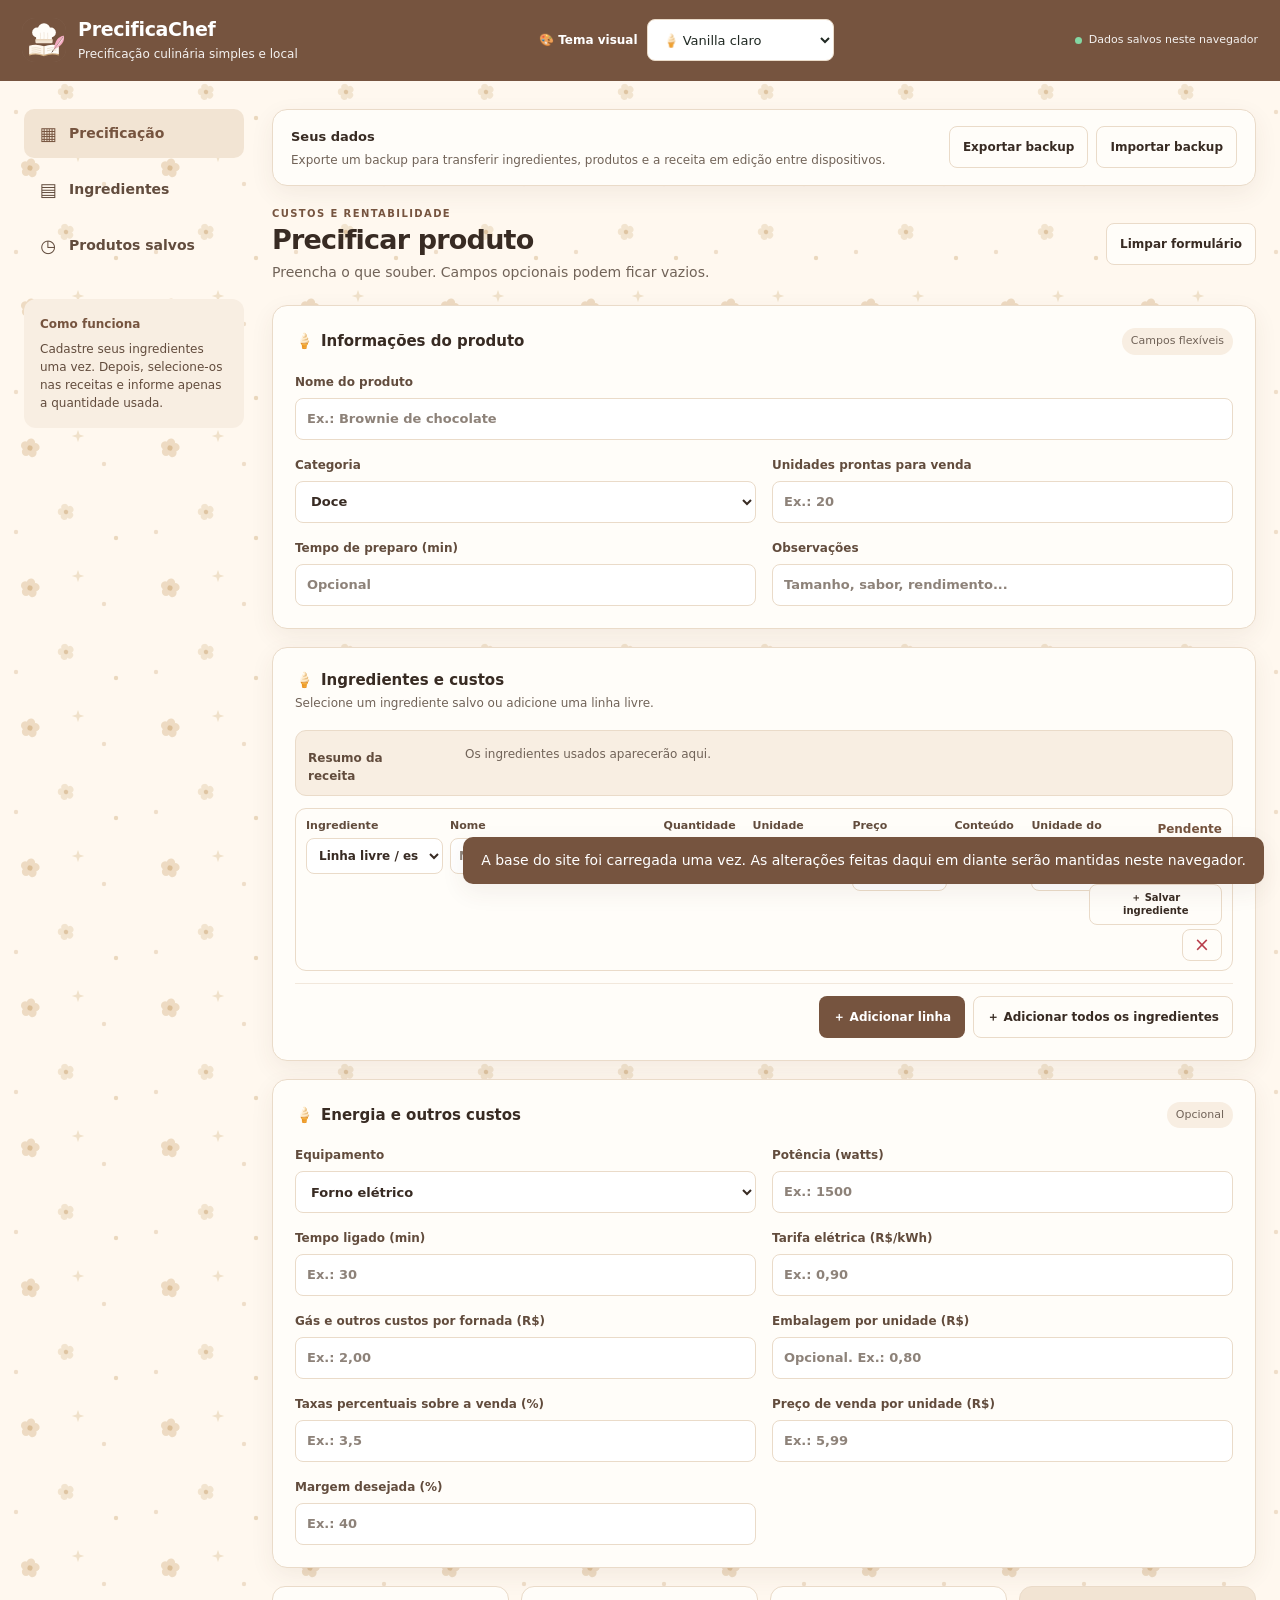
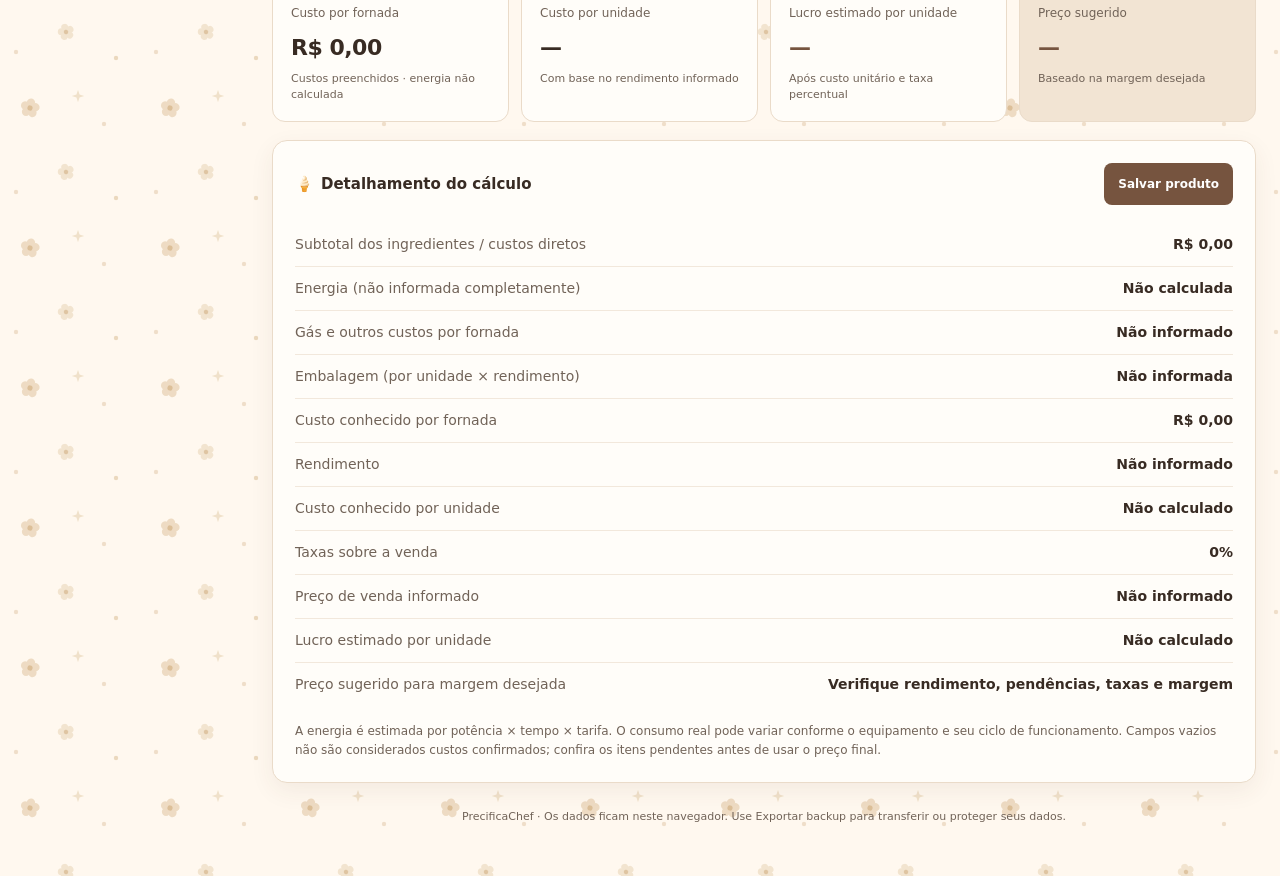
<file: index.html>
<!doctype html>
<html lang="pt-BR" data-type="software" data-radius="round" data-buttons="solid" data-motion="subtle">
<head>
  <meta charset="utf-8">
  <meta name="viewport" content="width=device-width, initial-scale=1">
  <meta name="theme-color" content="#76543f">
  <meta name="page-type" content="software">
  <meta name="site-kind" content="software">
  <meta name="description" content="Precifique receitas, organize ingredientes e acompanhe custos diretamente no navegador.">
  <title>PrecificaChef — Precificação culinária</title>
  <link rel="icon" type="image/svg+xml" href="icons/icon.svg">
  <link rel="icon" type="image/png" sizes="32x32" href="icons/png/favicon-32.png">
  <link rel="icon" type="image/png" sizes="16x16" href="icons/png/favicon-16.png">
  <link rel="apple-touch-icon" href="icons/png/apple-touch-icon-180.png">
  <link rel="manifest" href="manifest.webmanifest">
  <link rel="stylesheet" href="styles.css">
</head>
<body data-theme="vanilla">
  <header class="topbar">
    <div class="brand">
      <div class="brand-icon"><img src="icons/icon.svg" alt="" width="44" height="44"></div>
      <div>
        <h1>PrecificaChef</h1>
        <p>Precificação culinária simples e local</p>
      </div>
    </div>
  
    <div class="theme-picker">
      <label for="theme-select">🎨 Tema visual</label>
      <select id="theme-select" aria-label="Escolher tema visual">
        <option value="vanilla">🍦 Vanilla claro</option>
        <option value="vanilla-dark">🌙 Vanilla escuro</option>
        <option value="rosa">🍓 Rosa confeiteira</option>
        <option value="laranja">🍊 Laranja confeiteira</option>
        <option value="roxo">🧁 Roxo confeiteira</option>
      </select>
    </div>
  
    <span class="local-badge">
      <span></span> Dados salvos neste navegador
    </span>
</header>

  <main class="shell">
    <aside class="sidebar">
      <button class="nav active" data-tab="precificacao" aria-current="page"><span>▦</span> Precificação</button>
      <button class="nav" data-tab="ingredientes"><span>▤</span> Ingredientes</button>
      <button class="nav" data-tab="produtos"><span>◷</span> Produtos salvos</button>
      <div class="sidebar-note"><strong>Como funciona</strong><p>Cadastre seus ingredientes uma vez. Depois, selecione-os nas receitas e informe apenas a quantidade usada.</p></div>
    </aside>

    <section class="content">
      <div class="data-tools card">
        <div><strong>Seus dados</strong><p class="muted small">Exporte um backup para transferir ingredientes, produtos e a receita em edição entre dispositivos.</p></div>
        <div class="data-tools-actions"><button class="btn btn-light" id="exportar-dados" type="button">Exportar backup</button><button class="btn btn-light" id="importar-dados" type="button">Importar backup</button><input id="arquivo-backup" type="file" accept=".json,application/json" class="hidden"></div>
      </div>
      <section class="tab-panel" id="tab-precificacao">
        <div class="page-heading"><div><p class="eyebrow">CUSTOS E RENTABILIDADE</p><h2>Precificar produto</h2><p class="muted">Preencha o que souber. Campos opcionais podem ficar vazios.</p></div><button class="btn btn-light" id="limpar-receita">Limpar formulário</button></div>
        <div class="card">
          <div class="section-heading"><h3>Informações do produto</h3><span class="optional">Campos flexíveis</span></div>
          <div class="form-grid">
            <label class="wide">Nome do produto<input id="produto-nome" placeholder="Ex.: Brownie de chocolate"></label>
            <label>Categoria<select id="produto-categoria"><option>Doce</option><option>Salgado</option><option>Pães</option><option>Outro</option></select></label>
            <label>Unidades prontas para venda<input id="rendimento" type="number" min="0" step="1" placeholder="Ex.: 20"></label>
            <label>Tempo de preparo (min)<input id="tempo-preparo" type="number" min="0" step="1" placeholder="Opcional"></label>
            <label>Observações<input id="produto-observacoes" placeholder="Tamanho, sabor, rendimento..."></label>
          </div>
        </div>

        <div class="card">
          <div class="section-heading"><div><h3>Ingredientes e custos</h3><p class="muted small">Selecione um ingrediente salvo ou adicione uma linha livre.</p></div></div>
          <div class="recipe-summary">
            <strong class="recipe-summary-title">Resumo da receita</strong>
            <ul id="resumo-receita" class="recipe-summary-list" aria-label="Ingredientes utilizados" aria-live="polite">
              <li class="recipe-summary-empty">Os ingredientes usados aparecerão aqui.</li>
            </ul>
          </div>
          <div id="linhas-ingredientes" class="ingredient-lines"></div>
          <div class="empty-state" id="linhas-vazias">Nenhum ingrediente adicionado. Clique em “Adicionar linha”.</div>
          <div class="line-actions">
            <button class="btn btn-primary" id="adicionar-linha" type="button">＋ Adicionar linha</button>
            <button class="btn btn-light" id="salvar-todos-ingredientes" type="button">＋ Adicionar todos os ingredientes</button>
          </div>
        </div>

        <div class="card">
          <div class="section-heading"><h3>Energia e outros custos</h3><span class="optional">Opcional</span></div>
          <div class="form-grid">
            <label>Equipamento<select id="equipamento"><option value="Forno elétrico">Forno elétrico</option><option value="Fogão elétrico">Fogão elétrico</option><option value="Batedeira">Batedeira</option><option value="Outro">Outro</option></select></label>
            <label>Potência (watts)<input id="potencia" type="number" min="0" step="1" placeholder="Ex.: 1500"></label>
            <label>Tempo ligado (min)<input id="tempo-equipamento" type="number" min="0" step="1" placeholder="Ex.: 30"></label>
            <label>Tarifa elétrica (R$/kWh)<input id="tarifa" inputmode="decimal" placeholder="Ex.: 0,90"></label>
            <label>Gás e outros custos por fornada (R$)<input id="outros-custos" inputmode="decimal" placeholder="Ex.: 2,00"></label>
            <label>Embalagem por unidade (R$)<input id="embalagem" inputmode="decimal" placeholder="Opcional. Ex.: 0,80"></label>
            <label>Taxas percentuais sobre a venda (%)<input id="taxas" type="number" min="0" max="100" step="0.1" placeholder="Ex.: 3,5"></label>
            <label>Preço de venda por unidade (R$)<input id="preco-venda" inputmode="decimal" placeholder="Ex.: 5,99"></label>
            <label>Margem desejada (%)<input id="margem-desejada" type="number" min="0" max="99.9" step="0.1" placeholder="Ex.: 40"></label>
          </div>
        </div>

        <div class="results-grid">
          <div class="result-card"><p>Custo por fornada</p><strong id="res-total">R$ 0,00</strong><small id="res-total-note">Informe os custos para calcular</small></div>
          <div class="result-card"><p>Custo por unidade</p><strong id="res-unidade">—</strong><small id="res-unidade-note">Com base no rendimento informado</small></div>
          <div class="result-card"><p>Lucro estimado por unidade</p><strong id="res-lucro">—</strong><small>Após custo unitário e taxa percentual</small></div>
          <div class="result-card result-highlight"><p>Preço sugerido</p><strong id="res-sugerido">—</strong><small>Baseado na margem desejada</small></div>
        </div>
        <div class="card result-details">
          <div class="section-heading"><h3>Detalhamento do cálculo</h3><button class="btn btn-primary" id="salvar-produto">Salvar produto</button></div>
          <div id="detalhamento" class="breakdown"><p class="muted">Os custos detalhados aparecerão aqui.</p></div>
          <p class="footnote">A energia é estimada por potência × tempo × tarifa. O consumo real pode variar conforme o equipamento e seu ciclo de funcionamento. Campos vazios não são considerados custos confirmados; confira os itens pendentes antes de usar o preço final.</p>
        </div>
      </section>

      <section class="tab-panel hidden" id="tab-ingredientes">
        <div class="page-heading"><div><p class="eyebrow">BIBLIOTECA DE CUSTOS</p><h2>Ingredientes cadastrados</h2><p class="muted">Cadastre o preço e o conteúdo da embalagem uma vez para reutilizar em várias receitas.</p></div></div>
        <div class="card">
          <h3 id="form-ingrediente-titulo">Adicionar ingrediente</h3>
          <form id="form-ingrediente">
            <input id="ingrediente-id" type="hidden">
            <div class="form-grid">
              <label>Nome do ingrediente<input id="ingrediente-nome" required placeholder="Ex.: Chocolate meio amargo"></label>
              <label>Marca / tipo (opcional)<input id="ingrediente-marca" placeholder="Ex.: 50% cacau"></label>
              <label>Preço da embalagem (R$)<input id="ingrediente-preco" required inputmode="decimal" placeholder="Ex.: 39,90"></label>
              <label>Conteúdo da embalagem<input id="ingrediente-conteudo" required type="number" min="0.001" step="any" placeholder="Ex.: 1000"></label>
              <label>Unidade de conteúdo<select id="ingrediente-unidade"><option value="g">Gramas (g)</option><option value="ml">Mililitros (ml)</option><option value="un">Unidades (un.)</option></select></label>
              <label>Observações (opcional)<input id="ingrediente-notas" placeholder="Ex.: comprar em promoção"></label>
            </div>
            <div class="form-actions"><button class="btn btn-primary" type="submit">Salvar ingrediente</button><button class="btn btn-light hidden" type="button" id="cancelar-edicao">Cancelar edição</button></div>
          </form>
        </div>
        <div class="card">
          <div class="section-heading"><h3>Minha biblioteca</h3><input id="buscar-ingrediente" class="search" placeholder="Pesquisar ingrediente..."></div>
          <div id="lista-ingredientes" class="saved-list"></div>
          <div id="ingredientes-vazios" class="empty-state">Nenhum ingrediente cadastrado ainda.</div>
        </div>
      </section>

      <section class="tab-panel hidden" id="tab-produtos">
        <div class="page-heading"><div><p class="eyebrow">HISTÓRICO</p><h2>Produtos salvos</h2><p class="muted">Receitas salvas neste navegador, com o custo calculado no momento em que foram salvas.</p></div></div>
        <div class="card"><div id="lista-produtos" class="saved-list"></div><div id="produtos-vazios" class="empty-state">Você ainda não salvou nenhum produto.</div></div>
      </section>
      <footer>PrecificaChef · Os dados ficam neste navegador. Use Exportar backup para transferir ou proteger seus dados.</footer>
    </section>
  </main>
  <dialog id="dialogo-conflito" class="dialog" aria-labelledby="dlg-titulo" aria-describedby="dlg-texto">
    <form method="dialog" class="dialog-body" id="dlg-form">
      <h3 id="dlg-titulo">Ingrediente já cadastrado</h3>
      <p id="dlg-texto" class="muted"></p>
      <label class="dialog-check hidden" id="dlg-todos-label"><input type="checkbox" id="dlg-todos"> Fazer o mesmo para os próximos repetidos</label>
      <div class="dialog-actions">
        <button class="btn btn-primary" type="button" data-choice="replace" id="dlg-substituir">Substituir</button>
        <button class="btn btn-light" type="button" data-choice="add" id="dlg-adicionar">Adicionar como novo</button>
        <button class="btn btn-light" type="button" data-choice="skip" id="dlg-ignorar">Ignorar</button>
      </div>
    </form>
  </dialog>
  <div id="toast" role="status" class="toast hidden"></div>
  <script src="initial-data.js"></script>
  <script src="app.js"></script>
</body>
</html>
</file>
<file: styles.css>
/* =========================================================
   PRECIFICACHEF
   Estilos base, responsividade, acessibilidade e temas
   ========================================================= */

/* 1. Variáveis padrão */

:root {
  color-scheme: light;

  --green: #24382f;
  --green-2: #315344;
  --green-hover: #1b2b23;
  --brand-text: #24382f;
  --accent: #d8e7dd;

  --bg: #f4f6f3;
  --surface: #ffffff;
  --surface-soft: #f0f4f0;
  --field: #ffffff;

  --text: #202923;
  --muted: #6d786f;
  --label: #4d5a50;

  --line: #e1e7e1;
  --line-soft: #edf0ed;
  --danger: #a13f36;

  --shadow: 0 6px 24px rgba(29, 48, 36, 0.05);
  --pattern: transparent;

  --radius-sm: 8px;
  --radius-md: 11px;
  --radius-lg: 15px;

  --control-height: 42px;
  --content-max: 1440px;
}

/* 2. Temas */

body[data-theme="vanilla"] {
  --green: #76543f;
  --green-2: #947158;
  --green-hover: #624634;
  --brand-text: #76543f;
  --accent: #f2e4d3;

  --bg: #fff8ef;
  --surface: #fffdf9;
  --surface-soft: #f8eee2;
  --field: #ffffff;

  --text: #382b23;
  --muted: #716358;
  --label: #624c3d;

  --line: #eadbc9;
  --line-soft: #f2e8dc;
  --danger: #b83d4b;

  --shadow: 0 8px 24px rgba(91, 63, 42, 0.07);
  --pattern: rgba(164, 119, 79, 0.12);

  color-scheme: light;
  --bg-pattern: url("data:image/svg+xml,%3Csvg xmlns='http://www.w3.org/2000/svg' width='140' height='140' viewBox='0 0 140 140'%3E%3Cg opacity='0.9'%3E%3Cg transform='translate(30 28) rotate(10) scale(1)'%3E%3Ccircle cx='0' cy='-5.5' r='4.2' fill='%23ecd9bf' transform='rotate(0)'/%3E%3Ccircle cx='0' cy='-5.5' r='4.2' fill='%23ecd9bf' transform='rotate(72)'/%3E%3Ccircle cx='0' cy='-5.5' r='4.2' fill='%23ecd9bf' transform='rotate(144)'/%3E%3Ccircle cx='0' cy='-5.5' r='4.2' fill='%23ecd9bf' transform='rotate(216)'/%3E%3Ccircle cx='0' cy='-5.5' r='4.2' fill='%23ecd9bf' transform='rotate(288)'/%3E%3Ccircle r='2.6' fill='%23d9b98f'/%3E%3C/g%3E%3Cg transform='translate(104 44) rotate(0) scale(1)'%3E%3Ccircle r='2.2' fill='%23eedcc6'/%3E%3C/g%3E%3Cg transform='translate(66 92) rotate(-15) scale(0.85)'%3E%3Ccircle cx='0' cy='-5.5' r='4.2' fill='%23f1e2cc' transform='rotate(0)'/%3E%3Ccircle cx='0' cy='-5.5' r='4.2' fill='%23f1e2cc' transform='rotate(72)'/%3E%3Ccircle cx='0' cy='-5.5' r='4.2' fill='%23f1e2cc' transform='rotate(144)'/%3E%3Ccircle cx='0' cy='-5.5' r='4.2' fill='%23f1e2cc' transform='rotate(216)'/%3E%3Ccircle cx='0' cy='-5.5' r='4.2' fill='%23f1e2cc' transform='rotate(288)'/%3E%3Ccircle r='2.6' fill='%23dcc09a'/%3E%3C/g%3E%3Cg transform='translate(116 118) rotate(0) scale(1)'%3E%3Ccircle r='2.2' fill='%23e9d5b8'/%3E%3C/g%3E%3Cg transform='translate(16 112) rotate(0) scale(1)'%3E%3Ccircle r='2.2' fill='%23eedcc6'/%3E%3C/g%3E%3Cg transform='translate(78 16) rotate(0) scale(0.7)'%3E%3Cpath d='M0 -9 L2.2 -2.2 L9 0 L2.2 2.2 L0 9 L-2.2 2.2 L-9 0 L-2.2 -2.2Z' fill='%23efdfc7'/%3E%3C/g%3E%3C/g%3E%3C/svg%3E");
}

body[data-theme="vanilla-dark"] {
  --green: #6d5747;
  --green-2: #a68a72;
  --green-hover: #5e4b3d;
  --brand-text: #b09782;
  --accent: #392d26;

  --bg: #191512;
  --surface: #241d19;
  --surface-soft: #302720;
  --field: #2d2520;

  --text: #f4e9df;
  --muted: #c1aea0;
  --label: #e1d0c2;

  --line: #493a30;
  --line-soft: #3b3028;
  --danger: #ff9b9b;

  --shadow: 0 8px 26px rgba(0, 0, 0, 0.22);
  --pattern: rgba(227, 190, 157, 0.055);

  color-scheme: dark;
  --bg-pattern: url("data:image/svg+xml,%3Csvg xmlns='http://www.w3.org/2000/svg' width='140' height='140' viewBox='0 0 140 140'%3E%3Cg opacity='1'%3E%3Cg transform='translate(28 30) rotate(0) scale(0.8)'%3E%3Cpath d='M0 -9 L2.2 -2.2 L9 0 L2.2 2.2 L0 9 L-2.2 2.2 L-9 0 L-2.2 -2.2Z' fill='%234a3b30'/%3E%3C/g%3E%3Cg transform='translate(100 24) rotate(0) scale(1)'%3E%3Ccircle r='2.2' fill='%233f332a'/%3E%3C/g%3E%3Cg transform='translate(70 84) rotate(0) scale(0.6)'%3E%3Cpath d='M0 -9 L2.2 -2.2 L9 0 L2.2 2.2 L0 9 L-2.2 2.2 L-9 0 L-2.2 -2.2Z' fill='%2343362c'/%3E%3C/g%3E%3Cg transform='translate(120 110) rotate(0) scale(1)'%3E%3Ccircle r='2.2' fill='%233f332a'/%3E%3C/g%3E%3Cg transform='translate(14 104) rotate(0) scale(1)'%3E%3Ccircle r='2.2' fill='%2343362c'/%3E%3C/g%3E%3Cg transform='translate(104 70) rotate(0) scale(1)'%3E%3Ccircle r='2.2' fill='%233a2f27'/%3E%3C/g%3E%3C/g%3E%3C/svg%3E");
}

body[data-theme="rosa"] {
  --green: #b84574;
  --green-2: #d56891;
  --green-hover: #9e3b64;
  --brand-text: #ab406c;
  --accent: #fbe0eb;

  --bg: #fff4f8;
  --surface: #fffafd;
  --surface-soft: #fceaf1;
  --field: #ffffff;

  --text: #552b3e;
  --muted: #805c6c;
  --label: #713b52;

  --line: #f1ccdc;
  --line-soft: #f8e5ed;
  --danger: #bd3453;

  --shadow: 0 8px 24px rgba(190, 78, 126, 0.09);
  --pattern: rgba(219, 105, 153, 0.19);

  color-scheme: light;
  --bg-pattern: url("data:image/svg+xml,%3Csvg xmlns='http://www.w3.org/2000/svg' width='140' height='140' viewBox='0 0 140 140'%3E%3Cg opacity='0.62'%3E%3Cg transform='translate(28 26) rotate(-12) scale(1)'%3E%3Cpath d='M0 12 C-14 4 -12 -10 0 -9 C12 -10 14 4 0 12Z' fill='%23f48fb1'/%3E%3Cpath d='M-7 -9 L0 -15 L7 -9 L0 -6Z' fill='%238fc79a'/%3E%3Ccircle cx='-4' cy='-2' r='1.2' fill='%23fff'/%3E%3Ccircle cx='3' cy='-3' r='1.2' fill='%23fff'/%3E%3Ccircle cx='0' cy='3' r='1.2' fill='%23fff'/%3E%3Ccircle cx='-5' cy='4' r='1.2' fill='%23fff'/%3E%3Ccircle cx='5' cy='3' r='1.2' fill='%23fff'/%3E%3C/g%3E%3Cg transform='translate(100 36) rotate(8) scale(0.9)'%3E%3Cpath d='M0 0 C-12 -9 -17 -2 -14 7 C-10 4 -4 3 0 0Z' fill='%23f7a8c4'/%3E%3Cpath d='M0 0 C12 -9 17 -2 14 7 C10 4 4 3 0 0Z' fill='%23f7a8c4'/%3E%3Cpath d='M-2 2 L-8 13 L-2 10Z M2 2 L8 13 L2 10Z' fill='%23f2a0bd'/%3E%3Ccircle r='3.2' fill='%23ee7ea6'/%3E%3C/g%3E%3Cg transform='translate(62 88) rotate(10) scale(0.9)'%3E%3Cpath d='M0 7 C-11 -2 -7 -10 0 -4 C7 -10 11 -2 0 7Z' fill='%23f9bdd2'/%3E%3C/g%3E%3Cg transform='translate(116 114) rotate(22) scale(0.8)'%3E%3Cpath d='M0 12 C-14 4 -12 -10 0 -9 C12 -10 14 4 0 12Z' fill='%23f48fb1'/%3E%3Cpath d='M-7 -9 L0 -15 L7 -9 L0 -6Z' fill='%238fc79a'/%3E%3Ccircle cx='-4' cy='-2' r='1.2' fill='%23fff'/%3E%3Ccircle cx='3' cy='-3' r='1.2' fill='%23fff'/%3E%3Ccircle cx='0' cy='3' r='1.2' fill='%23fff'/%3E%3Ccircle cx='-5' cy='4' r='1.2' fill='%23fff'/%3E%3Ccircle cx='5' cy='3' r='1.2' fill='%23fff'/%3E%3C/g%3E%3Cg transform='translate(22 112) rotate(-10) scale(0.8)'%3E%3Cpath d='M0 0 C-12 -9 -17 -2 -14 7 C-10 4 -4 3 0 0Z' fill='%23f7a8c4'/%3E%3Cpath d='M0 0 C12 -9 17 -2 14 7 C10 4 4 3 0 0Z' fill='%23f7a8c4'/%3E%3Cpath d='M-2 2 L-8 13 L-2 10Z M2 2 L8 13 L2 10Z' fill='%23f2a0bd'/%3E%3Ccircle r='3.2' fill='%23ee7ea6'/%3E%3C/g%3E%3Cg transform='translate(78 14) rotate(0) scale(1)'%3E%3Ccircle r='2.2' fill='%23f6b6cd'/%3E%3C/g%3E%3Cg transform='translate(132 78) rotate(0) scale(1)'%3E%3Ccircle r='2.2' fill='%23f6b6cd'/%3E%3C/g%3E%3Cg transform='translate(8 64) rotate(0) scale(1)'%3E%3Ccircle r='2.2' fill='%23f6b6cd'/%3E%3C/g%3E%3C/g%3E%3C/svg%3E");
  --radius-sm: 12px;
  --radius-md: 16px;
  --radius-lg: 22px;
}

body[data-theme="laranja"] {
  --green: #a95a27;
  --green-2: #e18a48;
  --green-hover: #924e22;
  --brand-text: #9f5425;
  --accent: #ffe5ce;

  --bg: #fff5e9;
  --surface: #fffdf9;
  --surface-soft: #fff0df;
  --field: #ffffff;

  --text: #55351f;
  --muted: #7c614c;
  --label: #724b2e;

  --line: #f0d4b8;
  --line-soft: #f8e7d4;
  --danger: #b94b36;

  --shadow: 0 8px 24px rgba(194, 106, 46, 0.09);
  --pattern: rgba(217, 129, 63, 0.17);

  color-scheme: light;
  --bg-pattern: url("data:image/svg+xml,%3Csvg xmlns='http://www.w3.org/2000/svg' width='140' height='140' viewBox='0 0 140 140'%3E%3Cg opacity='0.62'%3E%3Cg transform='translate(28 28) rotate(0) scale(1)'%3E%3Ccircle r='11' fill='%23ffb066'/%3E%3Ccircle r='8.6' fill='%23ffe3c2'/%3E%3Cpath d='M0 0 L0 -8.6 M0 0 L7.4 -4.3 M0 0 L7.4 4.3 M0 0 L0 8.6 M0 0 L-7.4 4.3 M0 0 L-7.4 -4.3' stroke='%23ffb066' stroke-width='1.4'/%3E%3C/g%3E%3Cg transform='translate(98 34) rotate(0) scale(0.95)'%3E%3Ccircle r='10.5' fill='%23f0c48c'/%3E%3Ccircle cx='-4' cy='-3' r='1.9' fill='%23b98355'/%3E%3Ccircle cx='3' cy='-4' r='1.9' fill='%23b98355'/%3E%3Ccircle cx='-1' cy='3' r='1.9' fill='%23b98355'/%3E%3Ccircle cx='5' cy='3' r='1.6' fill='%23b98355'/%3E%3C/g%3E%3Cg transform='translate(60 88) rotate(0) scale(0.95)'%3E%3Cpath d='M0 -9 L2.2 -2.2 L9 0 L2.2 2.2 L0 9 L-2.2 2.2 L-9 0 L-2.2 -2.2Z' fill='%23ffd28a'/%3E%3C/g%3E%3Cg transform='translate(112 112) rotate(0) scale(0.8)'%3E%3Ccircle r='11' fill='%23ffb066'/%3E%3Ccircle r='8.6' fill='%23ffe3c2'/%3E%3Cpath d='M0 0 L0 -8.6 M0 0 L7.4 -4.3 M0 0 L7.4 4.3 M0 0 L0 8.6 M0 0 L-7.4 4.3 M0 0 L-7.4 -4.3' stroke='%23ffb066' stroke-width='1.4'/%3E%3C/g%3E%3Cg transform='translate(22 108) rotate(-20) scale(0.8)'%3E%3Cpath d='M0 0 C8 -11 19 -9 21 0 C13 5 4 5 0 0Z' fill='%23a8d5a2'/%3E%3Cpath d='M2 0 L17 -2' stroke='%2386b982' stroke-width='1'/%3E%3C/g%3E%3Cg transform='translate(76 14) rotate(0) scale(1)'%3E%3Ccircle r='2.2' fill='%23ffcf9a'/%3E%3C/g%3E%3Cg transform='translate(132 74) rotate(0) scale(1)'%3E%3Ccircle r='2.2' fill='%23ffcf9a'/%3E%3C/g%3E%3Cg transform='translate(8 62) rotate(0) scale(1)'%3E%3Ccircle r='2.2' fill='%23ffcf9a'/%3E%3C/g%3E%3C/g%3E%3C/svg%3E");
  --radius-sm: 12px;
  --radius-md: 16px;
  --radius-lg: 22px;
}

body[data-theme="roxo"] {
  --green: #7956ac;
  --green-2: #9472c5;
  --green-hover: #684995;
  --brand-text: #7854ab;
  --accent: #eee3ff;

  --bg: #f8f4ff;
  --surface: #fefbff;
  --surface-soft: #f0e7fc;
  --field: #ffffff;

  --text: #382b50;
  --muted: #6f6082;
  --label: #54416f;

  --line: #dfd0f4;
  --line-soft: #eee4f8;
  --danger: #b04465;

  --shadow: 0 8px 24px rgba(121, 86, 172, 0.09);
  --pattern: rgba(145, 108, 195, 0.17);

  color-scheme: light;
  --bg-pattern: url("data:image/svg+xml,%3Csvg xmlns='http://www.w3.org/2000/svg' width='140' height='140' viewBox='0 0 140 140'%3E%3Cg opacity='0.62'%3E%3Cg transform='translate(28 28) rotate(0) scale(1)'%3E%3Cellipse cx='0' cy='-7' rx='4.6' ry='7' fill='%23c3a8ee' transform='rotate(0)'/%3E%3Cellipse cx='0' cy='-7' rx='4.6' ry='7' fill='%23c3a8ee' transform='rotate(72)'/%3E%3Cellipse cx='0' cy='-7' rx='4.6' ry='7' fill='%23c3a8ee' transform='rotate(144)'/%3E%3Cellipse cx='0' cy='-7' rx='4.6' ry='7' fill='%23c3a8ee' transform='rotate(216)'/%3E%3Cellipse cx='0' cy='-7' rx='4.6' ry='7' fill='%23c3a8ee' transform='rotate(288)'/%3E%3Ccircle r='3.4' fill='%23ffe08a'/%3E%3C/g%3E%3Cg transform='translate(100 34) rotate(15) scale(0.95)'%3E%3Cpath d='M0 14 L0 -12' stroke='%23a98bd8' stroke-width='1.6'/%3E%3Cellipse cx='-3.5' cy='-8' rx='2.2' ry='3.6' fill='%23b79be0' transform='rotate(-25 -3.5 -8)'/%3E%3Cellipse cx='3.5' cy='-5' rx='2.2' ry='3.6' fill='%23b79be0' transform='rotate(25 3.5 -5)'/%3E%3Cellipse cx='-3.5' cy='-1' rx='2.2' ry='3.6' fill='%23b79be0' transform='rotate(-25 -3.5 -1)'/%3E%3Cellipse cx='3.5' cy='2' rx='2.2' ry='3.6' fill='%23b79be0' transform='rotate(25 3.5 2)'/%3E%3Cellipse cx='0' cy='-13' rx='2.2' ry='3.6' fill='%23b79be0' transform='rotate(0 0 -13)'/%3E%3C/g%3E%3Cg transform='translate(62 90) rotate(0) scale(0.95)'%3E%3Cpath d='M0 -9 L2.2 -2.2 L9 0 L2.2 2.2 L0 9 L-2.2 2.2 L-9 0 L-2.2 -2.2Z' fill='%23d4c0f5'/%3E%3C/g%3E%3Cg transform='translate(114 112) rotate(20) scale(0.8)'%3E%3Cellipse cx='0' cy='-7' rx='4.6' ry='7' fill='%23cdb6f2' transform='rotate(0)'/%3E%3Cellipse cx='0' cy='-7' rx='4.6' ry='7' fill='%23cdb6f2' transform='rotate(72)'/%3E%3Cellipse cx='0' cy='-7' rx='4.6' ry='7' fill='%23cdb6f2' transform='rotate(144)'/%3E%3Cellipse cx='0' cy='-7' rx='4.6' ry='7' fill='%23cdb6f2' transform='rotate(216)'/%3E%3Cellipse cx='0' cy='-7' rx='4.6' ry='7' fill='%23cdb6f2' transform='rotate(288)'/%3E%3Ccircle r='3.4' fill='%23ffe08a'/%3E%3C/g%3E%3Cg transform='translate(20 112) rotate(-15) scale(0.8)'%3E%3Cpath d='M0 14 L0 -12' stroke='%23a98bd8' stroke-width='1.6'/%3E%3Cellipse cx='-3.5' cy='-8' rx='2.2' ry='3.6' fill='%23b79be0' transform='rotate(-25 -3.5 -8)'/%3E%3Cellipse cx='3.5' cy='-5' rx='2.2' ry='3.6' fill='%23b79be0' transform='rotate(25 3.5 -5)'/%3E%3Cellipse cx='-3.5' cy='-1' rx='2.2' ry='3.6' fill='%23b79be0' transform='rotate(-25 -3.5 -1)'/%3E%3Cellipse cx='3.5' cy='2' rx='2.2' ry='3.6' fill='%23b79be0' transform='rotate(25 3.5 2)'/%3E%3Cellipse cx='0' cy='-13' rx='2.2' ry='3.6' fill='%23b79be0' transform='rotate(0 0 -13)'/%3E%3C/g%3E%3Cg transform='translate(78 14) rotate(0) scale(1)'%3E%3Ccircle r='2.2' fill='%23d7c5f6'/%3E%3C/g%3E%3Cg transform='translate(132 76) rotate(0) scale(1)'%3E%3Ccircle r='2.2' fill='%23d7c5f6'/%3E%3C/g%3E%3Cg transform='translate(8 62) rotate(0) scale(1)'%3E%3Ccircle r='2.2' fill='%23d7c5f6'/%3E%3C/g%3E%3C/g%3E%3C/svg%3E");
  --radius-sm: 12px;
  --radius-md: 16px;
  --radius-lg: 22px;
}

/* 3. Reset e estrutura global */

*,
*::before,
*::after {
  box-sizing: border-box;
}

html {
  min-width: 320px;
  scroll-behavior: smooth;
  -webkit-text-size-adjust: 100%;
}

body {
  min-width: 320px;
  min-height: 100vh;
  margin: 0;

  background-color: var(--bg);
  background-image: var(--bg-pattern, none);
  background-size: 140px 140px;
  color: var(--text);

  font-family:
    Inter,
    ui-sans-serif,
    system-ui,
    -apple-system,
    BlinkMacSystemFont,
    "Segoe UI",
    sans-serif;

  font-size: 14px;
  line-height: 1.5;

  isolation: isolate;
  transition: background-color 0.2s ease, color 0.2s ease;
}

button,
input,
select,
textarea {
  font: inherit;
}

button {
  color: inherit;
}

button:disabled {
  cursor: not-allowed;
  opacity: 0.6;
}

img,
svg {
  max-width: 100%;
}

[hidden],
.hidden {
  display: none !important;
}

/* 4. Acessibilidade: foco de teclado */

:where(
  button,
  input,
  select,
  textarea,
  a,
  [tabindex]:not([tabindex="-1"])
):focus-visible {
  outline: 3px solid var(--brand-text);
  outline-offset: 3px;
}

input:focus-visible,
select:focus-visible,
textarea:focus-visible {
  border-color: var(--brand-text);
  box-shadow: 0 0 0 3px
    color-mix(in srgb, var(--brand-text) 24%, transparent);
}

/* 5. Cabeçalho */

.topbar {
  position: relative;
  z-index: 1;

  display: flex;
  align-items: center;
  justify-content: space-between;
  flex-wrap: wrap;

  gap: 16px;

  padding: 18px max(22px, calc((100vw - 1440px) / 2));

  background: var(--green);
  color: #ffffff;
}

.brand {
  display: flex;
  align-items: center;
  gap: 12px;

  min-width: 0;
}

.brand-icon {
  display: grid;
  place-items: center;
  flex: 0 0 44px;

  width: 44px;
  height: 44px;

  border-radius: 13px;
  background: rgba(255, 255, 255, 0.11);

  font-size: 24px;
}

.brand-icon {
  overflow: hidden;
}

.brand-icon img {
  display: block;
  width: 100%;
  height: 100%;
}

.brand h1 {
  margin: 0;
  font-size: 19px;
  font-weight: 750;
  letter-spacing: -0.3px;
  line-height: 1.25;
}

.brand p {
  margin: 3px 0 0;
  color: rgba(255, 255, 255, 0.92);
  font-size: 12px;
}

.local-badge {
  display: flex;
  align-items: center;
  gap: 7px;

  color: rgba(255, 255, 255, 0.92);
  font-size: 11px;
}

.local-badge span {
  flex: 0 0 7px;
  width: 7px;
  height: 7px;

  border-radius: 50%;
  background: #83d7a3;
}

/* Seletor de temas: aparece quando adicionado ao HTML */

.theme-picker {
  display: flex;
  align-items: center;
  flex-wrap: wrap;
  gap: 9px;
}

.theme-picker label {
  color: #ffffff;
  font-size: 12px;
  font-weight: 700;
}

.theme-picker select {
  width: auto;
  min-width: 175px;
  max-width: 100%;

  background: #ffffff;
  color: #202923;
}

/* 6. Layout principal */

.shell {
  display: grid;
  grid-template-columns: 220px minmax(0, 1fr);
  gap: 28px;

  width: 100%;
  max-width: var(--content-max);
  margin: 0 auto;
  padding: 28px 24px;
}

.sidebar {
  position: sticky;
  top: 20px;

  display: flex;
  flex-direction: column;
  align-self: start;
  gap: 7px;

  min-width: 0;
  height: max-content;
}

.content {
  width: 100%;
  max-width: 1050px;
  min-width: 0;
}

/* 7. Navegação */

.nav {
  display: flex;
  align-items: center;
  gap: 11px;

  width: 100%;
  min-height: 44px;
  padding: 11px 14px;

  border: 0;
  border-radius: 10px;

  background: transparent;
  color: var(--label);

  text-align: left;
  font-weight: 600;

  cursor: pointer;
  touch-action: manipulation;

  transition: background-color 0.15s ease;
}

.nav span {
  flex: 0 0 20px;
  width: 20px;

  text-align: center;
  font-size: 18px;
}

.nav:hover,
.nav.active {
  background: var(--accent);
  color: var(--brand-text);
}

.sidebar-note {
  margin-top: 22px;
  padding: 16px;

  border-radius: 12px;

  background: var(--surface-soft);
  color: var(--label);

  font-size: 12px;
  line-height: 1.5;
}

.sidebar-note strong {
  color: var(--brand-text);
}

.sidebar-note p {
  margin: 7px 0 0;
}

/* 8. Títulos e textos */

.page-heading {
  display: flex;
  align-items: center;
  justify-content: space-between;
  gap: 18px;

  margin: 0 0 22px;
}

.page-heading h2 {
  margin: 3px 0 6px;

  font-size: 27px;
  line-height: 1.2;
  letter-spacing: -0.8px;

  overflow-wrap: anywhere;
}

.eyebrow {
  margin: 0;

  color: var(--brand-text);
  font-size: 10px;
  font-weight: 800;
  letter-spacing: 1.4px;
}

.muted {
  margin: 0;
  color: var(--muted);
  line-height: 1.5;
}

.small {
  margin-top: 4px;
  font-size: 12px;
}

h3 {
  margin: 0;
  font-size: 15px;
  font-weight: 750;
  line-height: 1.35;
  overflow-wrap: anywhere;
}

h4 {
  overflow-wrap: anywhere;
}

.optional {
  display: inline-block;

  padding: 5px 9px;
  border-radius: 20px;

  background: var(--surface-soft);
  color: var(--muted);

  font-size: 11px;
}

/* 9. Cartões e seções */

.card {
  margin-bottom: 18px;
  padding: 22px;

  border: 1px solid var(--line);
  border-radius: var(--radius-lg);

  background: var(--surface);
  box-shadow: var(--shadow);

  min-width: 0;
}

.section-heading {
  display: flex;
  align-items: center;
  justify-content: space-between;
  flex-wrap: wrap;
  gap: 15px;

  margin-bottom: 18px;
}

.section-heading > * {
  min-width: 0;
}

.section-actions {
  display: flex;
  flex-wrap: wrap;
  gap: 8px;
}

/* Diálogo "substituir / adicionar / ignorar" */

.dialog {
  width: min(440px, calc(100vw - 24px));
  padding: 0;

  border: 1px solid var(--line);
  border-radius: var(--radius-lg);

  background: var(--surface);
  color: var(--text);

  box-shadow: 0 20px 60px rgba(0, 0, 0, 0.3);
}

.dialog::backdrop {
  background: rgba(30, 20, 10, 0.55);
}

.dialog-body {
  display: flex;
  flex-direction: column;
  gap: 14px;

  padding: 22px;
}

.dialog-body p {
  overflow-wrap: anywhere;
}

.dialog-check {
  display: flex;
  align-items: center;
  gap: 9px;

  min-height: 44px;

  color: var(--label);
  font-size: 13px;
}

.dialog-actions {
  display: flex;
  flex-wrap: wrap;
  gap: 8px;
}

.dialog-actions .btn {
  flex: 1 1 auto;
}

/* 10. Formulários */

.form-grid {
  display: grid;
  grid-template-columns: repeat(2, minmax(0, 1fr));
  gap: 16px;
}

.form-grid label,
.ingredient-row label {
  display: flex;
  flex-direction: column;
  gap: 7px;

  min-width: 0;

  color: var(--label);
  font-size: 12px;
  font-weight: 650;
}

.wide {
  grid-column: 1 / -1;
}

input,
select,
textarea {
  display: block;

  width: 100%;
  min-width: 0;
  min-height: var(--control-height);

  padding: 10px 11px;

  border: 1px solid var(--line);
  border-radius: var(--radius-sm);

  background: var(--field);
  color: var(--text);

  font-size: 13px;
  line-height: 1.4;

  transition:
    border-color 0.15s ease,
    box-shadow 0.15s ease;
}

textarea {
  min-height: 90px;
  resize: vertical;
}

input::placeholder,
textarea::placeholder {
  color: var(--muted);
  opacity: 0.8;
}

select {
  cursor: pointer;
}

input[type="file"] {
  max-width: 100%;
}

input[type="checkbox"],
input[type="radio"] {
  width: auto;
  min-height: auto;
  accent-color: var(--green);
}

/* 11. Botões */

.btn {
  display: inline-flex;
  align-items: center;
  justify-content: center;
  gap: 7px;

  min-height: 42px;
  max-width: 100%;
  padding: 10px 13px;

  border: 1px solid transparent;
  border-radius: var(--radius-sm);

  font-size: 12px;
  font-weight: 750;
  line-height: 1.35;
  text-align: center;
  white-space: normal;

  cursor: pointer;
  touch-action: manipulation;

  transition:
    background-color 0.15s ease,
    border-color 0.15s ease,
    transform 0.1s ease;
}

.btn:active {
  transform: translateY(1px);
}

.btn-primary {
  background: var(--green);
  color: #ffffff;
}

.btn-light {
  border-color: var(--line);
  background: var(--surface);
  color: var(--text);
}

.icon-btn {
  display: inline-flex;
  align-items: center;
  justify-content: center;

  width: 40px;
  min-width: 40px;
  min-height: 40px;

  border: 1px solid var(--line);
  border-radius: var(--radius-sm);

  background: var(--surface);
  color: var(--danger);

  font-size: 19px;
  line-height: 1;

  cursor: pointer;
  touch-action: manipulation;
}

.text-toggle {
  align-self: flex-start;

  min-height: 36px;
  padding: 5px 0;

  border: 0;
  background: transparent;
  color: var(--brand-text);

  font-size: 12px;
  font-weight: 650;
  line-height: 1.4;
  text-align: left;

  cursor: pointer;
}

/* 12. Ferramentas de backup */

.data-tools {
  display: flex;
  align-items: center;
  justify-content: space-between;
  gap: 16px;

  margin-bottom: 20px;
  padding: 16px 18px;
}

.data-tools strong {
  font-size: 13px;
}

.data-tools-actions {
  display: flex;
  flex-wrap: wrap;
  gap: 8px;
}

.data-tools-actions .btn {
  white-space: normal;
}

.save-line-ingredient {
  margin-top: 3px;
  white-space: normal;
  line-height: 1.35;
}

/* 13. Ingredientes */

.ingredient-lines {
  display: flex;
  flex-direction: column;
  gap: 12px;
}

.ingredient-row {
  display: grid;
  grid-template-columns:
    minmax(260px, 1.45fr)
    minmax(170px, 0.75fr)
    minmax(220px, 0.95fr)
    minmax(118px, 0.55fr);

  align-items: start;
  gap: 8px;

  min-width: 0;
  padding: 9px 10px;

  border: 1px solid var(--line);
  border-radius: var(--radius-md);

  background: var(--surface);
}

.ingredient-row > * {
  min-width: 0;
}

.ingredient-row .line-cost {
  padding: 10px 0;

  color: var(--brand-text);
  font-size: 12px;
  font-weight: 800;

  overflow-wrap: anywhere;
}

.empty-state {
  padding: 24px;

  border: 1px dashed var(--line);
  border-radius: 10px;

  color: var(--muted);
  font-size: 13px;
  text-align: center;
}

/* 14. Resultados financeiros */

.results-grid {
  display: grid;
  grid-template-columns: repeat(4, minmax(0, 1fr));
  gap: 12px;

  margin: 0 0 18px;
}

.result-card {
  min-width: 0;
  padding: 18px;

  border: 1px solid var(--line);
  border-radius: 13px;

  background: var(--surface);
}

.result-card p {
  margin: 0 0 12px;

  color: var(--muted);
  font-size: 12px;
  line-height: 1.4;
}

.result-card strong {
  display: block;

  font-size: clamp(18px, 2vw, 22px);
  line-height: 1.3;
  letter-spacing: -0.5px;

  overflow-wrap: anywhere;
}

.result-card small {
  display: block;

  margin-top: 8px;

  color: var(--muted);
  font-size: 11px;
  line-height: 1.45;
}

.result-highlight {
  border-color: var(--line);
  background: var(--accent);
}

.result-highlight strong {
  color: var(--brand-text);
}

.result-details {
  min-width: 0;
}

.breakdown {
  display: flex;
  flex-direction: column;
  gap: 0;
  min-width: 0;
}

.breakdown-row {
  display: flex;
  justify-content: space-between;
  gap: 16px;

  padding: 11px 0;
  border-bottom: 1px solid var(--line-soft);
}

.breakdown-row:last-child {
  border-bottom: 0;
}

.breakdown-row span {
  min-width: 0;
  overflow-wrap: anywhere;
}

.breakdown-row span:first-child {
  color: var(--muted);
}

.breakdown-row strong {
  text-align: right;
  overflow-wrap: anywhere;
}

.footnote {
  margin: 16px 0 0;

  color: var(--muted);
  font-size: 12px;
  line-height: 1.6;
}

.cost-tag {
  display: inline-block;

  padding: 7px 9px;
  border-radius: 7px;

  background: var(--accent);
  color: var(--brand-text);

  font-size: 11px;
  font-weight: 750;
  white-space: normal;
  overflow-wrap: anywhere;
}

/* 15. Produtos e ingredientes salvos */

.saved-list {
  display: flex;
  flex-direction: column;
  gap: 10px;
  min-width: 0;
}

.saved-item {
  display: flex;
  align-items: center;
  justify-content: space-between;
  gap: 15px;

  min-width: 0;
  padding: 15px;

  border: 1px solid var(--line);
  border-radius: var(--radius-md);

  background: var(--surface);
}

.saved-item > * {
  min-width: 0;
}

.saved-item h4 {
  margin: 0 0 5px;
  font-size: 14px;
}

.saved-item p {
  margin: 0;

  color: var(--muted);
  font-size: 12px;
  line-height: 1.5;

  overflow-wrap: anywhere;
}

.saved-actions {
  display: flex;
  align-items: center;
  justify-content: flex-end;
  flex-wrap: wrap;
  gap: 7px;
}

.saved-actions .btn {
  padding: 8px 10px;
}

.search {
  width: 100%;
  max-width: 250px;
}

.form-actions {
  display: flex;
  flex-wrap: wrap;
  gap: 9px;

  margin-top: 17px;
}

/* 16. Rodapé e notificações */

footer {
  position: relative;
  z-index: 1;

  padding: 8px 0 22px;

  color: var(--muted);
  font-size: 11px;
  text-align: center;
}

.toast {
  position: fixed;
  right: 16px;
  bottom: 16px;
  z-index: 20;

  width: max-content;
  max-width: calc(100vw - 32px);
  padding: 13px 18px;

  border-radius: 10px;
  background: var(--green);
  color: #ffffff;

  box-shadow: var(--shadow);
  overflow-wrap: anywhere;
}

/* 17. Decorações dos temas
   O papel de parede de cada tema fica em --bg-pattern (SVG embutido).
   Nos temas confeiteiros há ainda um babado na barra e um mimo ao lado
   dos títulos dos cartões. Enfeites têm texto alternativo vazio para
   leitores de tela; navegadores sem esse recurso usam a 1ª declaração. */

body:is([data-theme="rosa"], [data-theme="laranja"], [data-theme="roxo"]) .topbar::after {
  content: "";
  position: absolute;
  top: 100%;
  right: 0;
  left: 0;
  height: 10px;

  pointer-events: none;

  background:
    radial-gradient(circle at 10px 0, var(--green) 9.5px, transparent 10.5px)
    0 0 / 20px 10px repeat-x;
}

.card h3::before {
  margin-right: 7px;
}

body[data-theme="vanilla"] .card h3::before {
  content: "🍦";
  content: "🍦" / "";
}

body[data-theme="vanilla-dark"] .card h3::before {
  content: "🌙";
  content: "🌙" / "";
}

body[data-theme="rosa"] .card h3::before {
  content: "🍓";
  content: "🍓" / "";
}

body[data-theme="laranja"] .card h3::before {
  content: "🍊";
  content: "🍊" / "";
}

body[data-theme="roxo"] .card h3::before {
  content: "🌸";
  content: "🌸" / "";
}

/* Garante que o conteúdo apareça acima das decorações */

.topbar,
.shell,
footer {
  position: relative;
  z-index: 1;
}

.toast {
  z-index: 20;
}

/* 18. Interações com mouse */

@media (hover: hover) and (pointer: fine) {
  .nav:hover {
    background: var(--accent);
    color: var(--brand-text);
  }

  .btn-primary:hover {
    background: var(--green-hover);
  }

  .btn-light:hover,
  .icon-btn:hover {
    border-color: var(--green-2);
    background: var(--surface-soft);
  }
}

/* 19. Tablets e telas médias */

@media (max-width: 1000px) {
  .shell {
    grid-template-columns: minmax(0, 1fr);
    gap: 18px;
    padding: 20px 16px;
  }

  .sidebar {
    position: static;

    flex-direction: row;
    flex-wrap: nowrap;

    overflow-x: auto;
    overscroll-behavior-x: contain;

    padding-bottom: 4px;
  }

  .nav {
    flex: 0 0 auto;
    width: auto;
    white-space: nowrap;
  }

  /* O contorno externo seria cortado pela rolagem da barra. */
  .nav:focus-visible {
    outline-offset: -3px;
  }

  .sidebar-note {
    display: none;
  }

  .content {
    max-width: none;
  }

  .results-grid {
    grid-template-columns: repeat(2, minmax(0, 1fr));
  }

  .ingredient-row {
    grid-template-columns: repeat(2, minmax(0, 1fr));
  }

  .ingredient-row .line-cost {
    padding: 8px 0;
  }

  .ingredient-row .icon-btn {
    width: 100%;
  }
}

/* 20. Celulares */

@media (max-width: 600px) {
  html {
    scroll-behavior: auto;
  }

  body {
    font-size: 14px;
  }

  .topbar {
    align-items: flex-start;
    gap: 12px;
    padding: 14px 16px;
  }

  .brand {
    flex: 1 1 100%;
  }

  .brand h1 {
    font-size: 18px;
  }

  .local-badge {
    display: none;
  }

  .theme-picker {
    width: 100%;
    justify-content: space-between;
  }

  .theme-picker label {
    flex: 0 0 auto;
  }

  .theme-picker select {
    flex: 1 1 160px;
    min-width: 0;
  }

  .shell {
    gap: 15px;
    padding: 15px 10px;
  }

  .sidebar {
    gap: 6px;
  }

  .nav {
    min-height: 44px;
    padding: 10px 12px;
  }

  .page-heading {
    align-items: flex-start;
    flex-direction: column;
    gap: 12px;
    margin-bottom: 18px;
  }

  .page-heading h2 {
    font-size: 24px;
    letter-spacing: -0.5px;
  }

  .page-heading > .btn {
    width: 100%;
  }

  .card {
    padding: 16px;
    margin-bottom: 14px;
  }

  .form-grid {
    grid-template-columns: minmax(0, 1fr);
    gap: 14px;
  }

  .wide {
    grid-column: auto;
  }

  /*
   * Fonte de 16 px evita o zoom automático de formulário
   * em diversos navegadores móveis, especialmente no iOS.
   */

  input,
  select,
  textarea {
    min-height: 44px;
    padding: 11px 12px;
    font-size: 16px;
  }

  textarea {
    min-height: 100px;
  }

  .btn {
    min-height: 44px;
    padding: 10px 12px;
    white-space: normal;
    overflow-wrap: anywhere;
  }

  .icon-btn {
    min-height: 44px;
    width: 100%;
  }

  .text-toggle {
    min-height: 44px;
    padding: 10px 0;
  }

  .data-tools {
    align-items: stretch;
    flex-direction: column;
    gap: 12px;
    padding: 14px;
  }

  .data-tools-actions {
    display: grid;
    grid-template-columns: repeat(2, minmax(0, 1fr));
    gap: 8px;
  }

  .data-tools-actions .btn {
    width: 100%;
    min-width: 0;
  }

  .section-heading {
    align-items: flex-start;
    flex-wrap: wrap;
    gap: 12px;
  }

  .section-heading > .btn,
  .section-actions,
  .section-actions .btn {
    width: 100%;
  }

  .section-actions {
    flex-direction: column;
  }

  .dialog-actions {
    flex-direction: column;
  }

  .dialog-actions .btn {
    width: 100%;
  }

  .section-heading .search {
    max-width: none;
    width: 100%;
  }

  .ingredient-row {
    grid-template-columns: minmax(0, 1fr);
    gap: 12px;
    padding: 12px;
  }

  .ingredient-row label {
    font-size: 12px;
  }

  .ingredient-row .line-cost {
    padding: 8px 0;
    font-size: 13px;
  }

  .save-line-ingredient {
    min-height: 44px;
    font-size: 12px;
  }

  .results-grid {
    grid-template-columns: repeat(2, minmax(0, 1fr));
    gap: 8px;
  }

  .result-card {
    padding: 13px;
  }

  .result-card p {
    margin-bottom: 8px;
    font-size: 12px;
  }

  .result-card strong {
    font-size: clamp(17px, 5vw, 21px);
    letter-spacing: -0.4px;
  }

  .result-card small {
    font-size: 11px;
  }

  .breakdown-row {
    align-items: flex-start;
    gap: 12px;
    padding: 12px 0;
  }

  .breakdown-row span:first-child {
    flex: 1 1 auto;
    max-width: 65%;
  }

  .breakdown-row strong {
    flex: 0 1 auto;
    max-width: 45%;
  }

  .saved-item {
    align-items: flex-start;
    flex-direction: column;
    gap: 12px;
    padding: 14px;
  }

  .saved-actions {
    justify-content: flex-start;
    width: 100%;
  }

  .saved-actions .btn {
    flex: 1 1 auto;
    min-width: 0;
  }

  .form-actions {
    flex-direction: column;
  }

  .form-actions .btn {
    width: 100%;
  }

  .toast {
    right: 12px;
    bottom: 12px;
    max-width: calc(100vw - 24px);
  }

}

/* 21. Celulares muito estreitos */

@media (max-width: 360px) {
  .shell {
    padding-right: 8px;
    padding-left: 8px;
  }

  .card {
    padding: 12px;
  }

  .results-grid {
    grid-template-columns: minmax(0, 1fr);
  }

  .data-tools-actions {
    grid-template-columns: minmax(0, 1fr);
  }

  .theme-picker {
    align-items: stretch;
    flex-direction: column;
  }

  .theme-picker select {
    width: 100%;
  }

  .breakdown-row {
    flex-direction: column;
    gap: 4px;
  }

  .breakdown-row span:first-child,
  .breakdown-row strong {
    max-width: 100%;
    text-align: left;
  }
}

/* 22. Resumo e editor compacto da receita */
.recipe-summary {
  display: flex;
  align-items: flex-start;
  gap: 12px;
  margin: 0 0 12px;
  padding: 10px 12px;
  border: 1px solid var(--line);
  border-radius: var(--radius-md);
  background: var(--surface-soft);
}
.recipe-summary-title {
  flex: 0 0 126px;
  padding-top: 8px;
  color: var(--label);
  font-size: 12px;
  font-weight: 750;
}
.recipe-summary-list {
  display: grid;
  flex: 1;
  grid-template-columns: repeat(3, minmax(0, 1fr));
  gap: 5px 18px;
  min-width: 0;
  margin: 0;
  padding: 5px 0 5px 19px;
  list-style: disc;
  font-size: 12px;
  line-height: 1.45;
}
.recipe-summary-list li {
  min-width: 0;
  overflow-wrap: anywhere;
}
.recipe-summary-list .recipe-summary-empty {
  grid-column: 1 / -1;
  list-style: none;
  color: var(--muted);
}
.ingredient-row {
  grid-template-columns:
    minmax(260px, 1.45fr)
    minmax(170px, 0.75fr)
    minmax(220px, 0.95fr)
    minmax(118px, 0.55fr);
  align-items: start;
  gap: 8px;
  padding: 9px 10px;
}
.ingredient-row label {
  gap: 4px;
  font-size: 11px;
}
.ingredient-row input,
.ingredient-row select {
  min-height: 36px;
  padding: 7px 8px;
  font-size: 12px;
}
.line-name,
.line-usage,
.line-pricing {
  display: grid;
  gap: 7px;
  min-width: 0;
}
.line-name {
  grid-template-columns: minmax(120px, 0.8fr) minmax(130px, 1.2fr);
}
.line-usage {
  grid-template-columns: minmax(82px, 0.8fr) minmax(88px, 0.8fr);
}
.line-pricing {
  grid-template-columns: minmax(95px, 0.8fr) minmax(70px, 0.6fr) minmax(100px, 0.8fr);
}
.line-summary {
  display: grid;
  grid-template-columns: 1fr;
  gap: 4px;
  align-items: center;
  min-width: 0;
}
.ingredient-row .line-cost {
  padding: 2px 0;
  text-align: right;
  font-size: 12px;
}
.line-summary .text-toggle {
  padding: 0;
  text-align: right;
  font-size: 10px;
}
.line-summary .save-line-ingredient {
  min-height: 32px;
  margin: 0;
  padding: 6px 8px;
  font-size: 10px;
}
.line-summary .icon-btn {
  justify-self: end;
  width: 32px;
  height: 32px;
  min-height: 32px;
}
.line-actions {
  display: flex;
  justify-content: flex-end;
  gap: 8px;
  margin-top: 12px;
  padding-top: 12px;
  border-top: 1px solid var(--line-soft);
}
.saved-item {
  min-height: 58px;
  padding: 9px 11px;
}
.saved-item h4 {
  margin: 0 0 2px;
  font-size: 13px;
}
.saved-item p {
  font-size: 11px;
  line-height: 1.35;
}
.saved-list {
  gap: 6px;
}

@media (max-width: 1000px) {
  .recipe-summary-list {
    grid-template-columns: repeat(2, minmax(0, 1fr));
  }
  .ingredient-row {
    grid-template-columns: minmax(0, 1fr) minmax(170px, 0.75fr);
  }
  .line-pricing {
    grid-template-columns: repeat(3, minmax(0, 1fr));
  }
  .line-summary {
    grid-template-columns: minmax(85px, 0.7fr) minmax(90px, 1fr) minmax(110px, 1fr) 32px;
  }
  .line-summary .line-cost,
  .line-summary .text-toggle {
    text-align: left;
  }
}

@media (max-width: 600px) {
  .recipe-summary {
    display: block;
  }
  .recipe-summary-title {
    display: block;
    padding: 0 0 6px;
  }
  .recipe-summary-list {
    grid-template-columns: minmax(0, 1fr);
  }
  .ingredient-row {
    grid-template-columns: minmax(0, 1fr);
  }
  .line-name,
  .line-usage,
  .line-pricing {
    grid-template-columns: minmax(0, 1fr) minmax(0, 1fr);
  }
  .line-summary {
    grid-template-columns: 1fr 32px;
  }
  .line-summary .line-cost,
  .line-summary .text-toggle {
    text-align: left;
  }
  .line-summary .text-toggle,
  .line-summary .save-line-ingredient {
    grid-column: 1;
  }
  .line-summary .icon-btn {
    grid-column: 2;
    grid-row: 1;
  }
  .line-actions {
    display: grid;
    grid-template-columns: 1fr;
  }
  .line-actions .btn {
    width: 100%;
    min-height: 44px;
  }
  .saved-item {
    padding: 9px;
  }
  .saved-actions {
    width: 100%;
    justify-content: space-between;
  }
}

/* 23. Movimento reduzido */

@media (prefers-reduced-motion: reduce) {
  *,
  *::before,
  *::after {
    scroll-behavior: auto !important;
    animation-duration: 0.01ms !important;
    animation-iteration-count: 1 !important;
    transition-duration: 0.01ms !important;
  }
}
</file>
